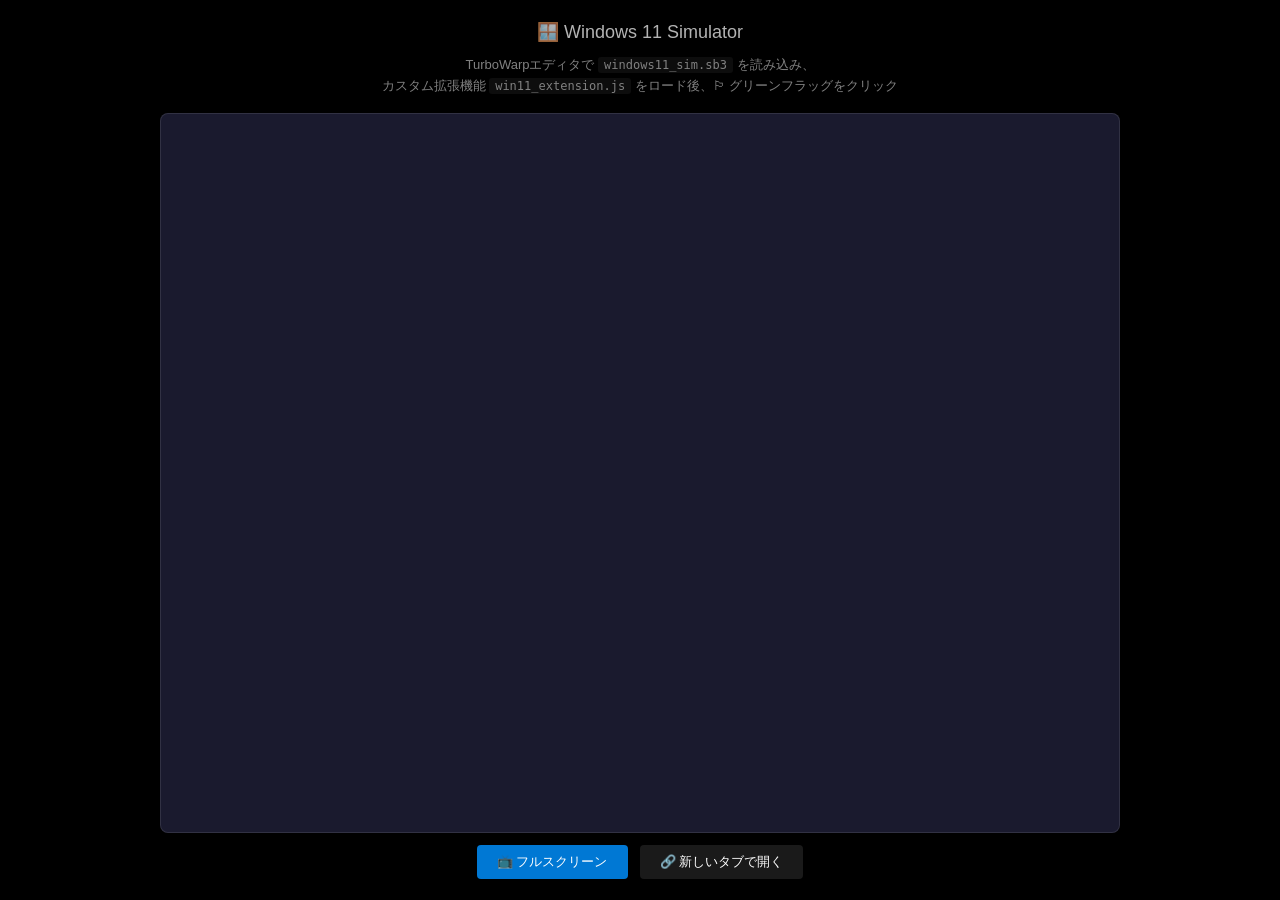
<file: index.html>
<!DOCTYPE html>
<html lang="ja">
<head>
    <meta charset="UTF-8">
    <meta name="viewport" content="width=device-width, initial-scale=1.0">
    <title>Windows 11 Simulator - TurboWarp</title>
    <style>
        * { margin: 0; padding: 0; box-sizing: border-box; }
        body {
            background: #000;
            display: flex;
            flex-direction: column;
            align-items: center;
            justify-content: center;
            height: 100vh;
            font-family: 'Segoe UI', sans-serif;
            color: #fff;
            overflow: hidden;
        }
        h1 {
            font-size: 18px;
            font-weight: 400;
            margin-bottom: 12px;
            opacity: 0.7;
        }
        .instructions {
            font-size: 13px;
            opacity: 0.5;
            margin-bottom: 16px;
            text-align: center;
            line-height: 1.6;
        }
        .instructions code {
            background: rgba(255,255,255,0.1);
            padding: 1px 6px;
            border-radius: 3px;
            font-size: 12px;
        }
        iframe {
            width: 960px;
            height: 720px;
            border: 1px solid rgba(255,255,255,0.1);
            border-radius: 8px;
            background: #1a1a2e;
        }
        @media (max-width: 1000px) {
            iframe {
                width: 95vw;
                height: 71.25vw;
            }
        }
        .btn-row {
            display: flex;
            gap: 12px;
            margin-top: 12px;
        }
        .btn {
            padding: 8px 20px;
            background: #0078D4;
            color: #fff;
            border: none;
            border-radius: 4px;
            cursor: pointer;
            font-size: 13px;
            font-family: inherit;
            transition: background 0.2s;
        }
        .btn:hover { background: #1a8ae6; }
        .btn.secondary {
            background: rgba(255,255,255,0.1);
        }
        .btn.secondary:hover {
            background: rgba(255,255,255,0.2);
        }
    </style>
</head>
<body>
    <h1>🪟 Windows 11 Simulator</h1>
    <div class="instructions">
        TurboWarpエディタで <code>windows11_sim.sb3</code> を読み込み、<br>
        カスタム拡張機能 <code>win11_extension.js</code> をロード後、🏳 グリーンフラッグをクリック
    </div>

    <iframe 
        src="https://turbowarp.org/editor?fps=60&clones=Infinity&offscreen&interpolate&hqpen&limitless&turbo"
        id="turbowarp-frame"
        allow="clipboard-read; clipboard-write; gamepad; microphone"
        allowfullscreen
    ></iframe>

    <div class="btn-row">
        <button class="btn" onclick="openFullscreen()">📺 フルスクリーン</button>
        <button class="btn secondary" onclick="window.open('https://turbowarp.org/editor','_blank')">🔗 新しいタブで開く</button>
    </div>

    <script>
        function openFullscreen() {
            const iframe = document.getElementById('turbowarp-frame');
            if (iframe.requestFullscreen) {
                iframe.requestFullscreen();
            } else if (iframe.webkitRequestFullscreen) {
                iframe.webkitRequestFullscreen();
            }
        }
    </script>
</body>
</html>
</file>
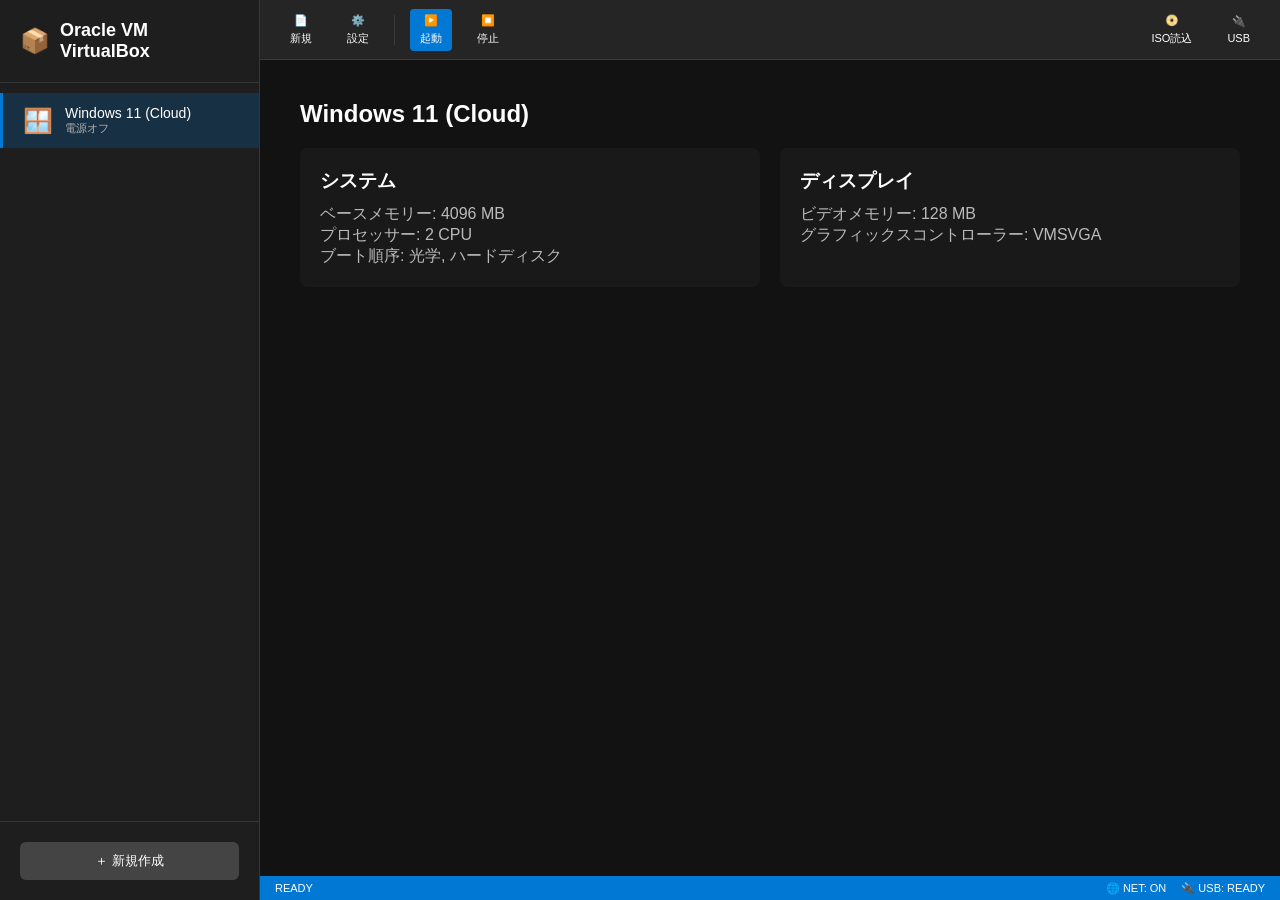
<file: vbox.html>
<!DOCTYPE html>
<html lang="ja">
<head>
    <meta charset="UTF-8">
    <meta name="viewport" content="width=device-width, initial-scale=1.0">
    <title>VirtualBox Web Edition</title>
    <link rel="stylesheet" href="vbox.css">
</head>
<body>
    <!-- Sidebar -->
    <aside class="sidebar">
        <div class="sidebar-header">
            <span style="font-size: 24px;">📦</span> Oracle VM VirtualBox
        </div>
        <div class="vm-list" id="vm-list">
            <!-- VMs will be injected here -->
            <div class="vm-item active" onclick="selectVM('win11')">
                <div class="vm-icon">🪟</div>
                <div class="vm-info">
                    <span class="vm-name">Windows 11 (Cloud)</span>
                    <span class="vm-status">電源オフ</span>
                </div>
            </div>
        </div>
        <div style="padding: 20px; border-top: 1px solid var(--border);">
            <button class="btn btn-secondary" style="width: 100%;" onclick="showModal('new-vm-modal')">＋ 新規作成</button>
        </div>
    </aside>

    <!-- Main Content -->
    <main class="main-stage">
        <header class="toolbar">
            <button class="tool-btn" onclick="showModal('new-vm-modal')"><span>📄</span><span>新規</span></button>
            <button class="tool-btn"><span>⚙️</span><span>設定</span></button>
            <div style="width: 1px; height: 30px; background: var(--border);"></div>
            <button class="tool-btn primary" id="start-btn" onclick="startVM()"><span>▶️</span><span>起動</span></button>
            <button class="tool-btn" id="stop-btn" onclick="stopVM()" disabled><span>⏹️</span><span>停止</span></button>
            <div style="flex: 1;"></div>
            <button class="tool-btn" onclick="uploadISO()"><span>📀</span><span>ISO読込</span></button>
            <button class="tool-btn" id="usb-btn" onclick="requestUSB()"><span>🔌</span><span>USB</span></button>
        </header>

        <section class="details-view" id="details-view">
            <div id="vm-details">
                <h1 id="selected-vm-name">Windows 11 (Cloud)</h1>
                <div style="display: grid; grid-template-columns: 1fr 1fr; gap: 20px; margin-top: 20px;">
                    <div style="background: rgba(255,255,255,0.03); padding: 20px; border-radius: 8px;">
                        <h3>システム</h3>
                        <p style="margin-top:10px; opacity:0.7;">ベースメモリー: 4096 MB</p>
                        <p style="opacity:0.7;">プロセッサー: 2 CPU</p>
                        <p style="opacity:0.7;">ブート順序: 光学, ハードディスク</p>
                    </div>
                    <div style="background: rgba(255,255,255,0.03); padding: 20px; border-radius: 8px;">
                        <h3>ディスプレイ</h3>
                        <p style="margin-top:10px; opacity:0.7;">ビデオメモリー: 128 MB</p>
                        <p style="opacity:0.7;">グラフィックスコントローラー: VMSVGA</p>
                    </div>
                </div>
            </div>

            <div class="vm-display-container" id="vm-display-container">
                <canvas id="screen" class="vbox-canvas"></canvas>
            </div>
        </section>

        <footer class="status-bar">
            <span>READY</span>
            <div style="display:flex; gap:15px;">
                <span id="stat-net">🌐 NET: ON</span>
                <span id="stat-usb">🔌 USB: READY</span>
            </div>
        </footer>
    </main>

    <!-- New VM Modal -->
    <div class="modal" id="new-vm-modal">
        <div class="modal-content">
            <h2>仮想マシンの作成</h2>
            <form style="margin-top: 20px;">
                <div>
                    <label>名前</label>
                    <input type="text" id="new-vm-name" placeholder="My Virtual Machine">
                </div>
                <div>
                    <label>ISOイメージ</label>
                    <select id="new-vm-iso">
                        <option value="none">未選択</option>
                        <option value="tiny11">Tiny11 (Optimized Windows 11)</option>
                    </select>
                </div>
                <div>
                    <label>メモリー (MB)</label>
                    <input type="range" min="512" max="8192" step="512" value="4096" oninput="this.nextElementSibling.innerText = this.value + ' MB'">
                    <span>4096 MB</span>
                </div>
                <div class="btn-group">
                    <button type="button" class="btn btn-secondary" onclick="hideModal('new-vm-modal')">キャンセル</button>
                    <button type="button" class="btn btn-primary" onclick="createVM()">作成</button>
                </div>
            </form>
        </div>
    </div>

    <!-- Scripts -->
    <script src="https://copy.sh/v86/libv86.js"></script>
    <script src="emulator.js"></script>
</body>
</html>
</file>
<file: vbox.css>
:root {
    --bg-dark: #121212;
    --sidebar-bg: #1e1e1e;
    --accent: #0078d4;
    --border: rgba(255, 255, 255, 0.1);
    --text: #ffffff;
    --text-dim: #b0b0b0;
    --vbox-platinum: #f0f0f0;
}

* {
    margin: 0;
    padding: 0;
    box-sizing: border-box;
    font-family: 'Segoe UI', Tahoma, Geneva, Verdana, sans-serif;
}

body {
    background-color: var(--bg-dark);
    color: var(--text);
    height: 100vh;
    display: flex;
    overflow: hidden;
}

/* Sidebar */
.sidebar {
    width: 260px;
    background-color: var(--sidebar-bg);
    border-right: 1px solid var(--border);
    display: flex;
    flex-direction: column;
}

.sidebar-header {
    padding: 20px;
    border-bottom: 1px solid var(--border);
    font-size: 18px;
    font-weight: bold;
    display: flex;
    align-items: center;
    gap: 10px;
}

.vm-list {
    flex: 1;
    overflow-y: auto;
    padding: 10px 0;
}

.vm-item {
    padding: 12px 20px;
    cursor: pointer;
    display: flex;
    align-items: center;
    gap: 12px;
    transition: background 0.2s;
}

.vm-item:hover {
    background: rgba(255, 255, 255, 0.05);
}

.vm-item.active {
    background: rgba(0, 120, 212, 0.2);
    border-left: 3px solid var(--accent);
}

.vm-icon {
    font-size: 24px;
}

.vm-info {
    display: flex;
    flex-direction: column;
}

.vm-name {
    font-size: 14px;
}

.vm-status {
    font-size: 11px;
    color: var(--text-dim);
}

/* Main Content */
.main-stage {
    flex: 1;
    display: flex;
    flex-direction: column;
}

.toolbar {
    height: 60px;
    background: #252525;
    border-bottom: 1px solid var(--border);
    display: flex;
    align-items: center;
    padding: 0 20px;
    gap: 15px;
}

.tool-btn {
    display: flex;
    flex-direction: column;
    align-items: center;
    background: none;
    border: none;
    color: white;
    cursor: pointer;
    font-size: 11px;
    gap: 4px;
    padding: 5px 10px;
    border-radius: 4px;
}

.tool-btn:hover {
    background: rgba(255, 255, 255, 0.1);
}

.tool-btn.primary {
    background: var(--accent);
}

.details-view {
    flex: 1;
    padding: 40px;
    display: flex;
    flex-direction: column;
    gap: 30px;
    overflow-y: auto;
}

.vm-display-container {
    background: #000;
    width: 100%;
    max-width: 1024px;
    height: 768px;
    margin: 0 auto;
    box-shadow: 0 20px 50px rgba(0,0,0,0.5);
    border-radius: 8px;
    overflow: hidden;
    position: relative;
    display: none; /* Shown when VM starts */
}

.vbox-canvas {
    width: 100%;
    height: 100%;
}

/* Modals */
.modal {
    position: fixed;
    inset: 0;
    background: rgba(0, 0, 0, 0.8);
    display: flex;
    align-items: center;
    justify-content: center;
    z-index: 10000;
    visibility: hidden;
    opacity: 0;
    transition: 0.3s;
}

.modal.show {
    visibility: visible;
    opacity: 1;
}

.modal-content {
    background: #2c2c2c;
    width: 500px;
    border-radius: 12px;
    padding: 30px;
    box-shadow: 0 10px 40px rgba(0,0,0,0.5);
}

form div {
    margin-bottom: 20px;
}

label {
    display: block;
    font-size: 13px;
    margin-bottom: 8px;
    color: var(--text-dim);
}

input, select {
    width: 100%;
    padding: 10px;
    background: #333;
    border: 1px solid #444;
    border-radius: 6px;
    color: white;
    outline: none;
}

.btn-group {
    display: flex;
    justify-content: flex-end;
    gap: 10px;
}

.btn {
    padding: 10px 20px;
    border-radius: 6px;
    border: none;
    cursor: pointer;
    font-weight: 500;
}

.btn-primary { background: var(--accent); color: white; }
.btn-secondary { background: #444; color: white; }

/* Status Bar */
.status-bar {
    height: 24px;
    background: var(--accent);
    display: flex;
    align-items: center;
    padding: 0 15px;
    font-size: 11px;
    justify-content: space-between;
}
</file>
